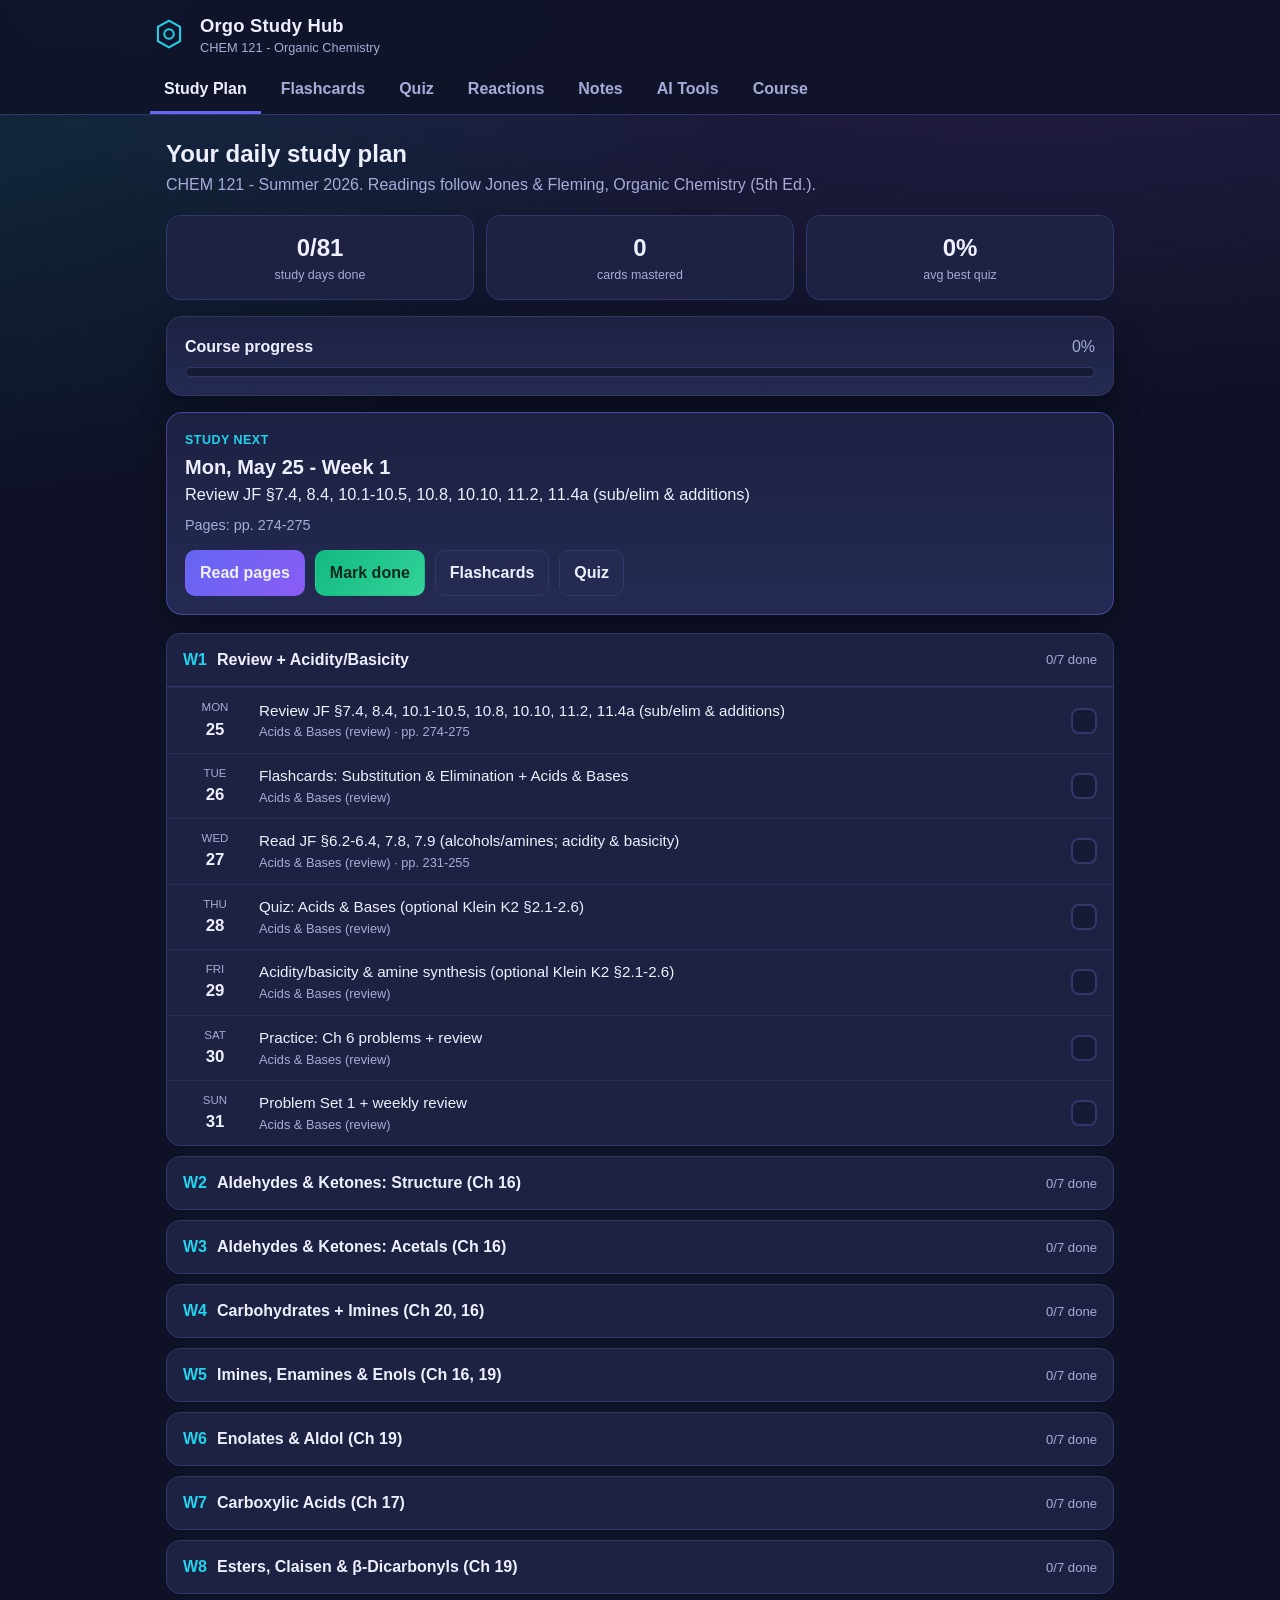
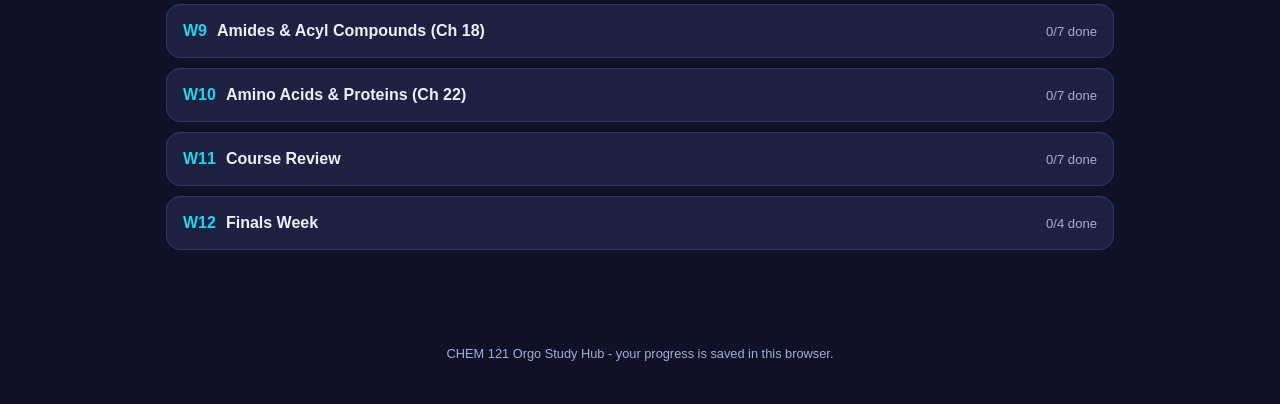
<file: docs/index.html>
<!DOCTYPE html>
<html lang="en">
<head>
  <meta charset="UTF-8" />
  <meta name="viewport" content="width=device-width, initial-scale=1.0" />
  <title>CHEM 121 - Orgo Study Hub</title>
  <link rel="stylesheet" href="css/styles.css?v=0521f" />
</head>
<body>
  <header class="topbar">
    <div class="brand">
      <svg class="logo" viewBox="0 0 48 48" aria-hidden="true">
        <polygon points="24,7 38,15 38,33 24,41 10,33 10,15" fill="none" stroke="currentColor" stroke-width="2.5" />
        <circle cx="24" cy="24" r="6" fill="none" stroke="currentColor" stroke-width="2.5" />
      </svg>
      <div class="brand-text">
        <div class="brand-title">Orgo Study Hub</div>
        <div class="brand-sub">CHEM 121 - Organic Chemistry</div>
      </div>
    </div>
    <nav class="tabs" id="tabs">
      <button class="tab active" data-view="plan">Study Plan</button>
      <button class="tab" data-view="flashcards">Flashcards</button>
      <button class="tab" data-view="quiz">Quiz</button>
      <button class="tab" data-view="reactions">Reactions</button>
      <button class="tab" data-view="notes">Notes</button>
      <button class="tab" data-view="ai">AI Tools</button>
      <button class="tab" data-view="course">Course</button>
    </nav>
  </header>

  <main id="app" class="container"></main>

  <footer class="footer">
    <span>CHEM 121 Orgo Study Hub - your progress is saved in this browser.</span>
  </footer>

  <script src="js/data.js?v=0521f"></script>
  <script src="js/ai.js?v=0521f"></script>
  <script src="js/reader.js?v=0521f"></script>
  <script src="js/app.js?v=0521f"></script>
</body>
</html>
</file>
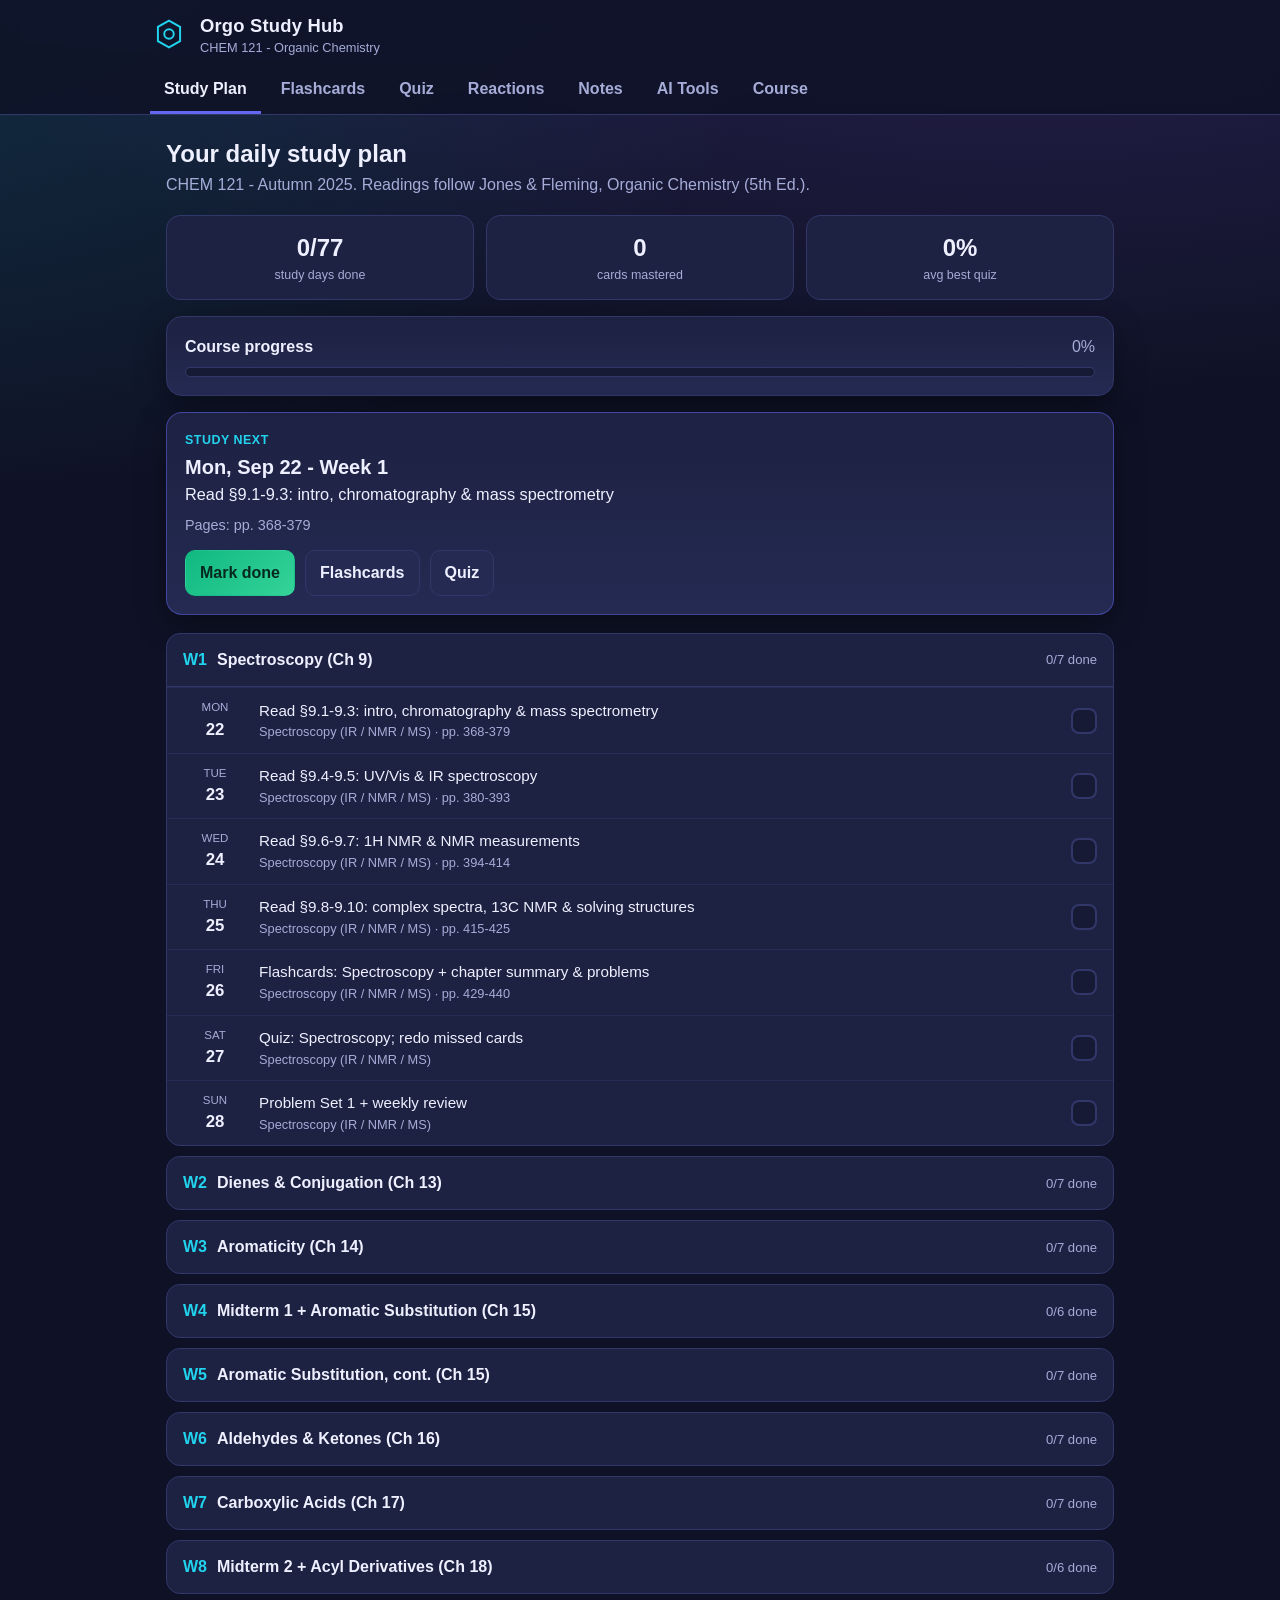
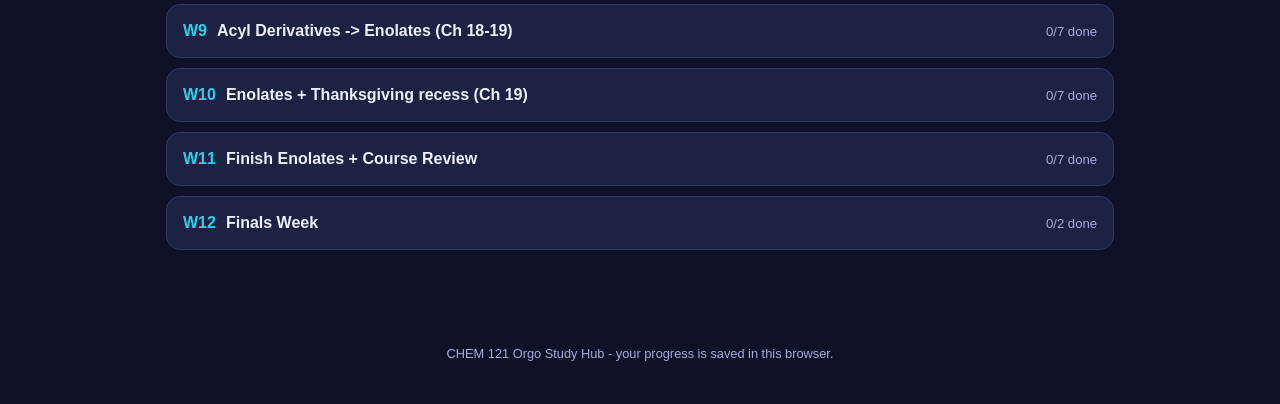
<file: orgochem-study-app/index.html>
<!DOCTYPE html>
<html lang="en">
<head>
  <meta charset="UTF-8" />
  <meta name="viewport" content="width=device-width, initial-scale=1.0" />
  <title>CHEM 121 - Orgo Study Hub</title>
  <link rel="stylesheet" href="css/styles.css" />
</head>
<body>
  <header class="topbar">
    <div class="brand">
      <svg class="logo" viewBox="0 0 48 48" aria-hidden="true">
        <polygon points="24,7 38,15 38,33 24,41 10,33 10,15" fill="none" stroke="currentColor" stroke-width="2.5" />
        <circle cx="24" cy="24" r="6" fill="none" stroke="currentColor" stroke-width="2.5" />
      </svg>
      <div class="brand-text">
        <div class="brand-title">Orgo Study Hub</div>
        <div class="brand-sub">CHEM 121 - Organic Chemistry</div>
      </div>
    </div>
    <nav class="tabs" id="tabs">
      <button class="tab active" data-view="plan">Study Plan</button>
      <button class="tab" data-view="flashcards">Flashcards</button>
      <button class="tab" data-view="quiz">Quiz</button>
      <button class="tab" data-view="reactions">Reactions</button>
      <button class="tab" data-view="notes">Notes</button>
      <button class="tab" data-view="ai">AI Tools</button>
      <button class="tab" data-view="course">Course</button>
    </nav>
  </header>

  <main id="app" class="container"></main>

  <footer class="footer">
    <span>CHEM 121 Orgo Study Hub - your progress is saved in this browser.</span>
  </footer>

  <script src="js/data.js"></script>
  <script src="js/ai.js"></script>
  <script src="js/app.js"></script>
</body>
</html>
</file>
<file: docs/css/styles.css>
:root {
  --bg: #0f1226;
  --bg-soft: #171a35;
  --card: #1d2142;
  --card-2: #242a52;
  --line: #313869;
  --text: #eef0ff;
  --muted: #a6acd8;
  --primary: #6366f1;
  --primary-2: #8b5cf6;
  --accent: #22d3ee;
  --good: #34d399;
  --warn: #fbbf24;
  --bad: #fb7185;
  --radius: 16px;
  --shadow: 0 10px 30px rgba(0, 0, 0, 0.35);
}

* { box-sizing: border-box; }

html, body {
  margin: 0;
  padding: 0;
  background:
    radial-gradient(1200px 600px at 80% -10%, rgba(139, 92, 246, 0.25), transparent),
    radial-gradient(900px 500px at -10% 0%, rgba(34, 211, 238, 0.15), transparent),
    var(--bg);
  color: var(--text);
  font-family: -apple-system, BlinkMacSystemFont, "Segoe UI", Roboto, Helvetica, Arial, sans-serif;
  line-height: 1.5;
  min-height: 100vh;
}

.container { max-width: 980px; margin: 0 auto; padding: 20px 16px 60px; }

/* Top bar */
.topbar {
  position: sticky;
  top: 0;
  z-index: 20;
  backdrop-filter: blur(10px);
  background: rgba(15, 18, 38, 0.85);
  border-bottom: 1px solid var(--line);
  padding: 12px 16px 0;
}
.brand { display: flex; align-items: center; gap: 12px; max-width: 980px; margin: 0 auto; }
.logo { width: 38px; height: 38px; color: var(--accent); flex: none; }
.brand-title { font-weight: 800; font-size: 1.15rem; letter-spacing: 0.2px; }
.brand-sub { color: var(--muted); font-size: 0.8rem; margin-top: -2px; }

.tabs {
  display: flex;
  gap: 6px;
  max-width: 980px;
  margin: 10px auto 0;
  overflow-x: auto;
  scrollbar-width: none;
}
.tabs::-webkit-scrollbar { display: none; }
.tab {
  appearance: none;
  border: none;
  background: transparent;
  color: var(--muted);
  font: inherit;
  font-weight: 600;
  padding: 10px 14px;
  border-radius: 10px 10px 0 0;
  cursor: pointer;
  white-space: nowrap;
  border-bottom: 3px solid transparent;
}
.tab:hover { color: var(--text); }
.tab.active { color: var(--text); border-bottom-color: var(--primary); }

/* Generic */
h1, h2, h3 { line-height: 1.25; }
.view-head { margin: 4px 0 18px; }
.view-head h1 { font-size: 1.5rem; margin: 0 0 4px; }
.view-head p { color: var(--muted); margin: 0; }

.card {
  background: linear-gradient(180deg, var(--card), var(--card-2));
  border: 1px solid var(--line);
  border-radius: var(--radius);
  box-shadow: var(--shadow);
  padding: 18px;
}
.grid { display: grid; gap: 14px; }
.grid.cols-2 { grid-template-columns: repeat(2, 1fr); }
.grid.cols-3 { grid-template-columns: repeat(3, 1fr); }

.btn {
  appearance: none;
  border: 1px solid var(--line);
  background: var(--card-2);
  color: var(--text);
  font: inherit;
  font-weight: 600;
  padding: 10px 14px;
  border-radius: 10px;
  cursor: pointer;
  transition: transform 0.05s ease, background 0.15s ease;
}
.btn:hover { background: #2c3360; }
.btn:active { transform: translateY(1px); }
.btn.primary { background: linear-gradient(135deg, var(--primary), var(--primary-2)); border-color: transparent; }
.btn.good { background: linear-gradient(135deg, #10b981, #34d399); border-color: transparent; color: #06291f; }
.btn.ghost { background: transparent; }
.btn.small { padding: 6px 10px; font-size: 0.85rem; }
.btn:disabled { opacity: 0.5; cursor: default; }
.row { display: flex; gap: 10px; flex-wrap: wrap; align-items: center; }
.spacer { flex: 1; }

select, input[type="text"], input[type="search"], input[type="file"], textarea {
  appearance: none;
  background: var(--bg-soft);
  color: var(--text);
  border: 1px solid var(--line);
  border-radius: 10px;
  padding: 9px 12px;
  font: inherit;
  width: 100%;
}
textarea { line-height: 1.45; }
input[type="file"] { padding: 8px; }
label.field { display: flex; flex-direction: column; gap: 6px; font-size: 0.85rem; color: var(--muted); }

.badge {
  display: inline-block;
  font-size: 0.72rem;
  font-weight: 700;
  padding: 3px 8px;
  border-radius: 999px;
  background: rgba(99, 102, 241, 0.18);
  color: #c7caff;
  border: 1px solid rgba(99, 102, 241, 0.4);
}
.badge.good { background: rgba(52, 211, 153, 0.16); color: #9af0d2; border-color: rgba(52, 211, 153, 0.4); }
.badge.exam { background: rgba(251, 113, 133, 0.16); color: #ffc2cd; border-color: rgba(251, 113, 133, 0.45); }
.badge.today { background: rgba(34, 211, 238, 0.18); color: #b6f3fb; border-color: rgba(34, 211, 238, 0.45); }

.muted { color: var(--muted); }
.pill-tag { font-size: 0.72rem; color: var(--muted); border: 1px solid var(--line); border-radius: 999px; padding: 2px 8px; }

/* Progress bar */
.progress { height: 10px; background: var(--bg-soft); border-radius: 999px; overflow: hidden; border: 1px solid var(--line); }
.progress > span { display: block; height: 100%; background: linear-gradient(90deg, var(--primary), var(--accent)); width: 0; transition: width 0.4s ease; }

/* Stats */
.stats { display: grid; grid-template-columns: repeat(3, 1fr); gap: 12px; margin-bottom: 16px; }
.stat { background: var(--card); border: 1px solid var(--line); border-radius: 14px; padding: 14px; text-align: center; }
.stat .num { font-size: 1.5rem; font-weight: 800; }
.stat .lbl { color: var(--muted); font-size: 0.78rem; }

/* ---- Study plan ---- */
.next-card { border: 1px solid rgba(99,102,241,0.5); }
.next-card .eyebrow { color: var(--accent); font-weight: 700; font-size: 0.78rem; letter-spacing: 0.5px; text-transform: uppercase; }
.next-card h2 { margin: 6px 0 2px; font-size: 1.25rem; }
.reading { font-size: 1.02rem; }
.pages-line { margin-top: 8px; color: var(--muted); font-size: 0.9rem; }

details.week { background: var(--card); border: 1px solid var(--line); border-radius: 14px; margin-bottom: 10px; overflow: hidden; }
details.week > summary { list-style: none; cursor: pointer; padding: 14px 16px; display: flex; align-items: center; gap: 10px; }
details.week > summary::-webkit-details-marker { display: none; }
details.week > summary .wk-no { font-weight: 800; color: var(--accent); }
details.week > summary .wk-title { font-weight: 700; }
details.week > summary .wk-meta { margin-left: auto; color: var(--muted); font-size: 0.82rem; }
details.week[open] > summary { border-bottom: 1px solid var(--line); }

.day {
  display: grid;
  grid-template-columns: 64px 1fr auto;
  gap: 12px;
  align-items: center;
  padding: 11px 16px;
  border-top: 1px solid rgba(49,56,105,0.5);
  cursor: pointer;
}
.day:first-child { border-top: none; }
.day:hover { background: rgba(255,255,255,0.02); }
.day .date { text-align: center; }
.day .date .dow { font-size: 0.72rem; color: var(--muted); text-transform: uppercase; }
.day .date .dnum { font-weight: 800; font-size: 1.05rem; }
.day .task { font-size: 0.95rem; }
.day .task .sub { color: var(--muted); font-size: 0.8rem; }
.day.done .task { text-decoration: line-through; color: var(--muted); }
.day.exam { background: rgba(251, 113, 133, 0.07); }
.day.off { opacity: 0.55; cursor: default; }
.check {
  width: 26px; height: 26px; border-radius: 8px; border: 2px solid var(--line);
  display: flex; align-items: center; justify-content: center; flex: none; background: var(--bg-soft);
}
.day.done .check { background: var(--good); border-color: var(--good); color: #06291f; font-weight: 900; }

/* Day detail */
.day-detail { padding: 0 16px 16px 92px; border-top: 1px dashed var(--line); }
.day-detail .read-big { font-size: 1.02rem; margin: 12px 0 6px; }
.day-detail .pages-edit { display: flex; gap: 8px; align-items: center; margin: 8px 0; flex-wrap: wrap; }
.day-detail .pages-edit input { min-width: 180px; }

/* ---- Flashcards ---- */
.fc-stage { perspective: 1200px; margin: 16px 0; }
.flashcard {
  position: relative;
  width: 100%;
  min-height: 230px;
  transform-style: preserve-3d;
  transition: transform 0.5s;
  cursor: pointer;
}
.flashcard.flipped { transform: rotateY(180deg); }
.face {
  position: absolute;
  inset: 0;
  backface-visibility: hidden;
  border-radius: var(--radius);
  border: 1px solid var(--line);
  padding: 26px;
  display: flex;
  flex-direction: column;
  justify-content: center;
  text-align: center;
}
.face .tag { position: absolute; top: 14px; left: 16px; }
.face .hint { position: absolute; bottom: 12px; left: 0; right: 0; color: var(--muted); font-size: 0.78rem; }
.face.front { background: linear-gradient(160deg, var(--card), var(--card-2)); font-size: 1.2rem; font-weight: 600; }
.face.back { background: linear-gradient(160deg, #20264f, #2b2360); transform: rotateY(180deg); font-size: 1.02rem; }

/* ---- Quiz ---- */
.quiz-options { display: grid; gap: 10px; margin: 14px 0; }
.opt {
  text-align: left;
  padding: 13px 14px;
  border-radius: 12px;
  border: 1px solid var(--line);
  background: var(--bg-soft);
  cursor: pointer;
  font: inherit;
  color: var(--text);
}
.opt:hover { background: #222850; }
.opt.correct { border-color: var(--good); background: rgba(52,211,153,0.16); }
.opt.wrong { border-color: var(--bad); background: rgba(251,113,133,0.16); }
.opt:disabled { cursor: default; }
.explain { margin-top: 12px; padding: 12px 14px; border-radius: 12px; background: rgba(34,211,238,0.08); border: 1px solid rgba(34,211,238,0.3); font-size: 0.92rem; }

/* ---- Reactions ---- */
.rxn { border: 1px solid var(--line); border-radius: 14px; padding: 14px; background: var(--card); }
.rxn h3 { margin: 0 0 8px; font-size: 1.02rem; }
.rxn .flow { display: flex; align-items: center; gap: 10px; flex-wrap: wrap; font-weight: 600; margin: 6px 0; }
.rxn .chip { background: var(--bg-soft); border: 1px solid var(--line); border-radius: 10px; padding: 6px 10px; font-size: 0.9rem; }
.rxn .arrow { color: var(--accent); font-weight: 800; }
.rxn .reagents { color: var(--accent); font-size: 0.82rem; text-align: center; }
.rxn .notes { color: var(--muted); font-size: 0.86rem; margin-top: 8px; }

/* ---- Notes ---- */
.note-section { margin-top: 14px; }
.note-section h3 { margin: 0 0 6px; color: var(--accent); font-size: 1rem; }
.note-section ul { margin: 0; padding-left: 18px; }
.note-section li { margin: 4px 0; }

/* ---- Course ---- */
.kv { display: grid; grid-template-columns: 130px 1fr; gap: 8px 14px; }
.kv dt { color: var(--muted); }
.kv dd { margin: 0; }
.exam-row { display: flex; align-items: center; gap: 10px; padding: 10px 0; border-top: 1px solid var(--line); }
.exam-row:first-of-type { border-top: none; }
.grade-bar { height: 8px; border-radius: 999px; background: linear-gradient(90deg, var(--primary), var(--accent)); }

.footer { text-align: center; color: var(--muted); font-size: 0.8rem; padding: 24px 16px 40px; }

.empty { text-align: center; color: var(--muted); padding: 30px; }

/* ---- Textbook reader overlay ---- */
.reader {
  position: fixed;
  inset: 0;
  z-index: 50;
  background: #0b0d1c;
  display: flex;
  flex-direction: column;
}
.reader.hidden { display: none; }
.reader-bar, .reader-foot {
  display: flex;
  align-items: center;
  gap: 8px;
  padding: 10px 14px;
  background: rgba(15, 18, 38, 0.95);
}
.reader-bar { border-bottom: 1px solid var(--line); }
.reader-foot { border-top: 1px solid var(--line); justify-content: center; }
.reader-tools { flex-wrap: wrap; }
.practice {
  margin-top: 14px;
  padding: 12px 14px;
  border-radius: 12px;
  background: rgba(34, 211, 238, 0.07);
  border: 1px solid rgba(34, 211, 238, 0.28);
}
.practice-h { font-weight: 700; color: var(--accent); font-size: 0.82rem; text-transform: uppercase; letter-spacing: 0.4px; }
.practice p { margin: 6px 0 10px; font-size: 0.92rem; }
.reader-body {
  flex: 1;
  overflow: auto;
  padding: 12px;
  -webkit-overflow-scrolling: touch;
}
.reader-body canvas { display: block; margin: 0 auto; border-radius: 8px; box-shadow: 0 6px 24px rgba(0,0,0,0.5); background: #fff; }
.reader-page { font-weight: 700; min-width: 64px; text-align: center; }
.reader-load { max-width: 460px; margin: 24px auto; text-align: center; }
.reader-load h3 { margin: 0 0 6px; }

@media (max-width: 720px) {
  .grid.cols-3, .grid.cols-2 { grid-template-columns: 1fr; }
  .stats { grid-template-columns: repeat(3, 1fr); }
  .day { grid-template-columns: 54px 1fr auto; }
  .day-detail { padding-left: 16px; }
  .kv { grid-template-columns: 1fr; gap: 2px; }
  .kv dt { margin-top: 8px; }
}
</file>
<file: orgochem-study-app/css/styles.css>
:root {
  --bg: #0f1226;
  --bg-soft: #171a35;
  --card: #1d2142;
  --card-2: #242a52;
  --line: #313869;
  --text: #eef0ff;
  --muted: #a6acd8;
  --primary: #6366f1;
  --primary-2: #8b5cf6;
  --accent: #22d3ee;
  --good: #34d399;
  --warn: #fbbf24;
  --bad: #fb7185;
  --radius: 16px;
  --shadow: 0 10px 30px rgba(0, 0, 0, 0.35);
}

* { box-sizing: border-box; }

html, body {
  margin: 0;
  padding: 0;
  background:
    radial-gradient(1200px 600px at 80% -10%, rgba(139, 92, 246, 0.25), transparent),
    radial-gradient(900px 500px at -10% 0%, rgba(34, 211, 238, 0.15), transparent),
    var(--bg);
  color: var(--text);
  font-family: -apple-system, BlinkMacSystemFont, "Segoe UI", Roboto, Helvetica, Arial, sans-serif;
  line-height: 1.5;
  min-height: 100vh;
}

.container { max-width: 980px; margin: 0 auto; padding: 20px 16px 60px; }

/* Top bar */
.topbar {
  position: sticky;
  top: 0;
  z-index: 20;
  backdrop-filter: blur(10px);
  background: rgba(15, 18, 38, 0.85);
  border-bottom: 1px solid var(--line);
  padding: 12px 16px 0;
}
.brand { display: flex; align-items: center; gap: 12px; max-width: 980px; margin: 0 auto; }
.logo { width: 38px; height: 38px; color: var(--accent); flex: none; }
.brand-title { font-weight: 800; font-size: 1.15rem; letter-spacing: 0.2px; }
.brand-sub { color: var(--muted); font-size: 0.8rem; margin-top: -2px; }

.tabs {
  display: flex;
  gap: 6px;
  max-width: 980px;
  margin: 10px auto 0;
  overflow-x: auto;
  scrollbar-width: none;
}
.tabs::-webkit-scrollbar { display: none; }
.tab {
  appearance: none;
  border: none;
  background: transparent;
  color: var(--muted);
  font: inherit;
  font-weight: 600;
  padding: 10px 14px;
  border-radius: 10px 10px 0 0;
  cursor: pointer;
  white-space: nowrap;
  border-bottom: 3px solid transparent;
}
.tab:hover { color: var(--text); }
.tab.active { color: var(--text); border-bottom-color: var(--primary); }

/* Generic */
h1, h2, h3 { line-height: 1.25; }
.view-head { margin: 4px 0 18px; }
.view-head h1 { font-size: 1.5rem; margin: 0 0 4px; }
.view-head p { color: var(--muted); margin: 0; }

.card {
  background: linear-gradient(180deg, var(--card), var(--card-2));
  border: 1px solid var(--line);
  border-radius: var(--radius);
  box-shadow: var(--shadow);
  padding: 18px;
}
.grid { display: grid; gap: 14px; }
.grid.cols-2 { grid-template-columns: repeat(2, 1fr); }
.grid.cols-3 { grid-template-columns: repeat(3, 1fr); }

.btn {
  appearance: none;
  border: 1px solid var(--line);
  background: var(--card-2);
  color: var(--text);
  font: inherit;
  font-weight: 600;
  padding: 10px 14px;
  border-radius: 10px;
  cursor: pointer;
  transition: transform 0.05s ease, background 0.15s ease;
}
.btn:hover { background: #2c3360; }
.btn:active { transform: translateY(1px); }
.btn.primary { background: linear-gradient(135deg, var(--primary), var(--primary-2)); border-color: transparent; }
.btn.good { background: linear-gradient(135deg, #10b981, #34d399); border-color: transparent; color: #06291f; }
.btn.ghost { background: transparent; }
.btn.small { padding: 6px 10px; font-size: 0.85rem; }
.btn:disabled { opacity: 0.5; cursor: default; }
.row { display: flex; gap: 10px; flex-wrap: wrap; align-items: center; }
.spacer { flex: 1; }

select, input[type="text"], input[type="search"], input[type="file"], textarea {
  appearance: none;
  background: var(--bg-soft);
  color: var(--text);
  border: 1px solid var(--line);
  border-radius: 10px;
  padding: 9px 12px;
  font: inherit;
  width: 100%;
}
textarea { line-height: 1.45; }
input[type="file"] { padding: 8px; }
label.field { display: flex; flex-direction: column; gap: 6px; font-size: 0.85rem; color: var(--muted); }

.badge {
  display: inline-block;
  font-size: 0.72rem;
  font-weight: 700;
  padding: 3px 8px;
  border-radius: 999px;
  background: rgba(99, 102, 241, 0.18);
  color: #c7caff;
  border: 1px solid rgba(99, 102, 241, 0.4);
}
.badge.good { background: rgba(52, 211, 153, 0.16); color: #9af0d2; border-color: rgba(52, 211, 153, 0.4); }
.badge.exam { background: rgba(251, 113, 133, 0.16); color: #ffc2cd; border-color: rgba(251, 113, 133, 0.45); }
.badge.today { background: rgba(34, 211, 238, 0.18); color: #b6f3fb; border-color: rgba(34, 211, 238, 0.45); }

.muted { color: var(--muted); }
.pill-tag { font-size: 0.72rem; color: var(--muted); border: 1px solid var(--line); border-radius: 999px; padding: 2px 8px; }

/* Progress bar */
.progress { height: 10px; background: var(--bg-soft); border-radius: 999px; overflow: hidden; border: 1px solid var(--line); }
.progress > span { display: block; height: 100%; background: linear-gradient(90deg, var(--primary), var(--accent)); width: 0; transition: width 0.4s ease; }

/* Stats */
.stats { display: grid; grid-template-columns: repeat(3, 1fr); gap: 12px; margin-bottom: 16px; }
.stat { background: var(--card); border: 1px solid var(--line); border-radius: 14px; padding: 14px; text-align: center; }
.stat .num { font-size: 1.5rem; font-weight: 800; }
.stat .lbl { color: var(--muted); font-size: 0.78rem; }

/* ---- Study plan ---- */
.next-card { border: 1px solid rgba(99,102,241,0.5); }
.next-card .eyebrow { color: var(--accent); font-weight: 700; font-size: 0.78rem; letter-spacing: 0.5px; text-transform: uppercase; }
.next-card h2 { margin: 6px 0 2px; font-size: 1.25rem; }
.reading { font-size: 1.02rem; }
.pages-line { margin-top: 8px; color: var(--muted); font-size: 0.9rem; }

details.week { background: var(--card); border: 1px solid var(--line); border-radius: 14px; margin-bottom: 10px; overflow: hidden; }
details.week > summary { list-style: none; cursor: pointer; padding: 14px 16px; display: flex; align-items: center; gap: 10px; }
details.week > summary::-webkit-details-marker { display: none; }
details.week > summary .wk-no { font-weight: 800; color: var(--accent); }
details.week > summary .wk-title { font-weight: 700; }
details.week > summary .wk-meta { margin-left: auto; color: var(--muted); font-size: 0.82rem; }
details.week[open] > summary { border-bottom: 1px solid var(--line); }

.day {
  display: grid;
  grid-template-columns: 64px 1fr auto;
  gap: 12px;
  align-items: center;
  padding: 11px 16px;
  border-top: 1px solid rgba(49,56,105,0.5);
  cursor: pointer;
}
.day:first-child { border-top: none; }
.day:hover { background: rgba(255,255,255,0.02); }
.day .date { text-align: center; }
.day .date .dow { font-size: 0.72rem; color: var(--muted); text-transform: uppercase; }
.day .date .dnum { font-weight: 800; font-size: 1.05rem; }
.day .task { font-size: 0.95rem; }
.day .task .sub { color: var(--muted); font-size: 0.8rem; }
.day.done .task { text-decoration: line-through; color: var(--muted); }
.day.exam { background: rgba(251, 113, 133, 0.07); }
.day.off { opacity: 0.55; cursor: default; }
.check {
  width: 26px; height: 26px; border-radius: 8px; border: 2px solid var(--line);
  display: flex; align-items: center; justify-content: center; flex: none; background: var(--bg-soft);
}
.day.done .check { background: var(--good); border-color: var(--good); color: #06291f; font-weight: 900; }

/* Day detail */
.day-detail { padding: 0 16px 16px 92px; border-top: 1px dashed var(--line); }
.day-detail .read-big { font-size: 1.02rem; margin: 12px 0 6px; }
.day-detail .pages-edit { display: flex; gap: 8px; align-items: center; margin: 8px 0; flex-wrap: wrap; }
.day-detail .pages-edit input { min-width: 180px; }

/* ---- Flashcards ---- */
.fc-stage { perspective: 1200px; margin: 16px 0; }
.flashcard {
  position: relative;
  width: 100%;
  min-height: 230px;
  transform-style: preserve-3d;
  transition: transform 0.5s;
  cursor: pointer;
}
.flashcard.flipped { transform: rotateY(180deg); }
.face {
  position: absolute;
  inset: 0;
  backface-visibility: hidden;
  border-radius: var(--radius);
  border: 1px solid var(--line);
  padding: 26px;
  display: flex;
  flex-direction: column;
  justify-content: center;
  text-align: center;
}
.face .tag { position: absolute; top: 14px; left: 16px; }
.face .hint { position: absolute; bottom: 12px; left: 0; right: 0; color: var(--muted); font-size: 0.78rem; }
.face.front { background: linear-gradient(160deg, var(--card), var(--card-2)); font-size: 1.2rem; font-weight: 600; }
.face.back { background: linear-gradient(160deg, #20264f, #2b2360); transform: rotateY(180deg); font-size: 1.02rem; }

/* ---- Quiz ---- */
.quiz-options { display: grid; gap: 10px; margin: 14px 0; }
.opt {
  text-align: left;
  padding: 13px 14px;
  border-radius: 12px;
  border: 1px solid var(--line);
  background: var(--bg-soft);
  cursor: pointer;
  font: inherit;
  color: var(--text);
}
.opt:hover { background: #222850; }
.opt.correct { border-color: var(--good); background: rgba(52,211,153,0.16); }
.opt.wrong { border-color: var(--bad); background: rgba(251,113,133,0.16); }
.opt:disabled { cursor: default; }
.explain { margin-top: 12px; padding: 12px 14px; border-radius: 12px; background: rgba(34,211,238,0.08); border: 1px solid rgba(34,211,238,0.3); font-size: 0.92rem; }

/* ---- Reactions ---- */
.rxn { border: 1px solid var(--line); border-radius: 14px; padding: 14px; background: var(--card); }
.rxn h3 { margin: 0 0 8px; font-size: 1.02rem; }
.rxn .flow { display: flex; align-items: center; gap: 10px; flex-wrap: wrap; font-weight: 600; margin: 6px 0; }
.rxn .chip { background: var(--bg-soft); border: 1px solid var(--line); border-radius: 10px; padding: 6px 10px; font-size: 0.9rem; }
.rxn .arrow { color: var(--accent); font-weight: 800; }
.rxn .reagents { color: var(--accent); font-size: 0.82rem; text-align: center; }
.rxn .notes { color: var(--muted); font-size: 0.86rem; margin-top: 8px; }

/* ---- Notes ---- */
.note-section { margin-top: 14px; }
.note-section h3 { margin: 0 0 6px; color: var(--accent); font-size: 1rem; }
.note-section ul { margin: 0; padding-left: 18px; }
.note-section li { margin: 4px 0; }

/* ---- Course ---- */
.kv { display: grid; grid-template-columns: 130px 1fr; gap: 8px 14px; }
.kv dt { color: var(--muted); }
.kv dd { margin: 0; }
.exam-row { display: flex; align-items: center; gap: 10px; padding: 10px 0; border-top: 1px solid var(--line); }
.exam-row:first-of-type { border-top: none; }
.grade-bar { height: 8px; border-radius: 999px; background: linear-gradient(90deg, var(--primary), var(--accent)); }

.footer { text-align: center; color: var(--muted); font-size: 0.8rem; padding: 24px 16px 40px; }

.empty { text-align: center; color: var(--muted); padding: 30px; }

@media (max-width: 720px) {
  .grid.cols-3, .grid.cols-2 { grid-template-columns: 1fr; }
  .stats { grid-template-columns: repeat(3, 1fr); }
  .day { grid-template-columns: 54px 1fr auto; }
  .day-detail { padding-left: 16px; }
  .kv { grid-template-columns: 1fr; gap: 2px; }
  .kv dt { margin-top: 8px; }
}
</file>
